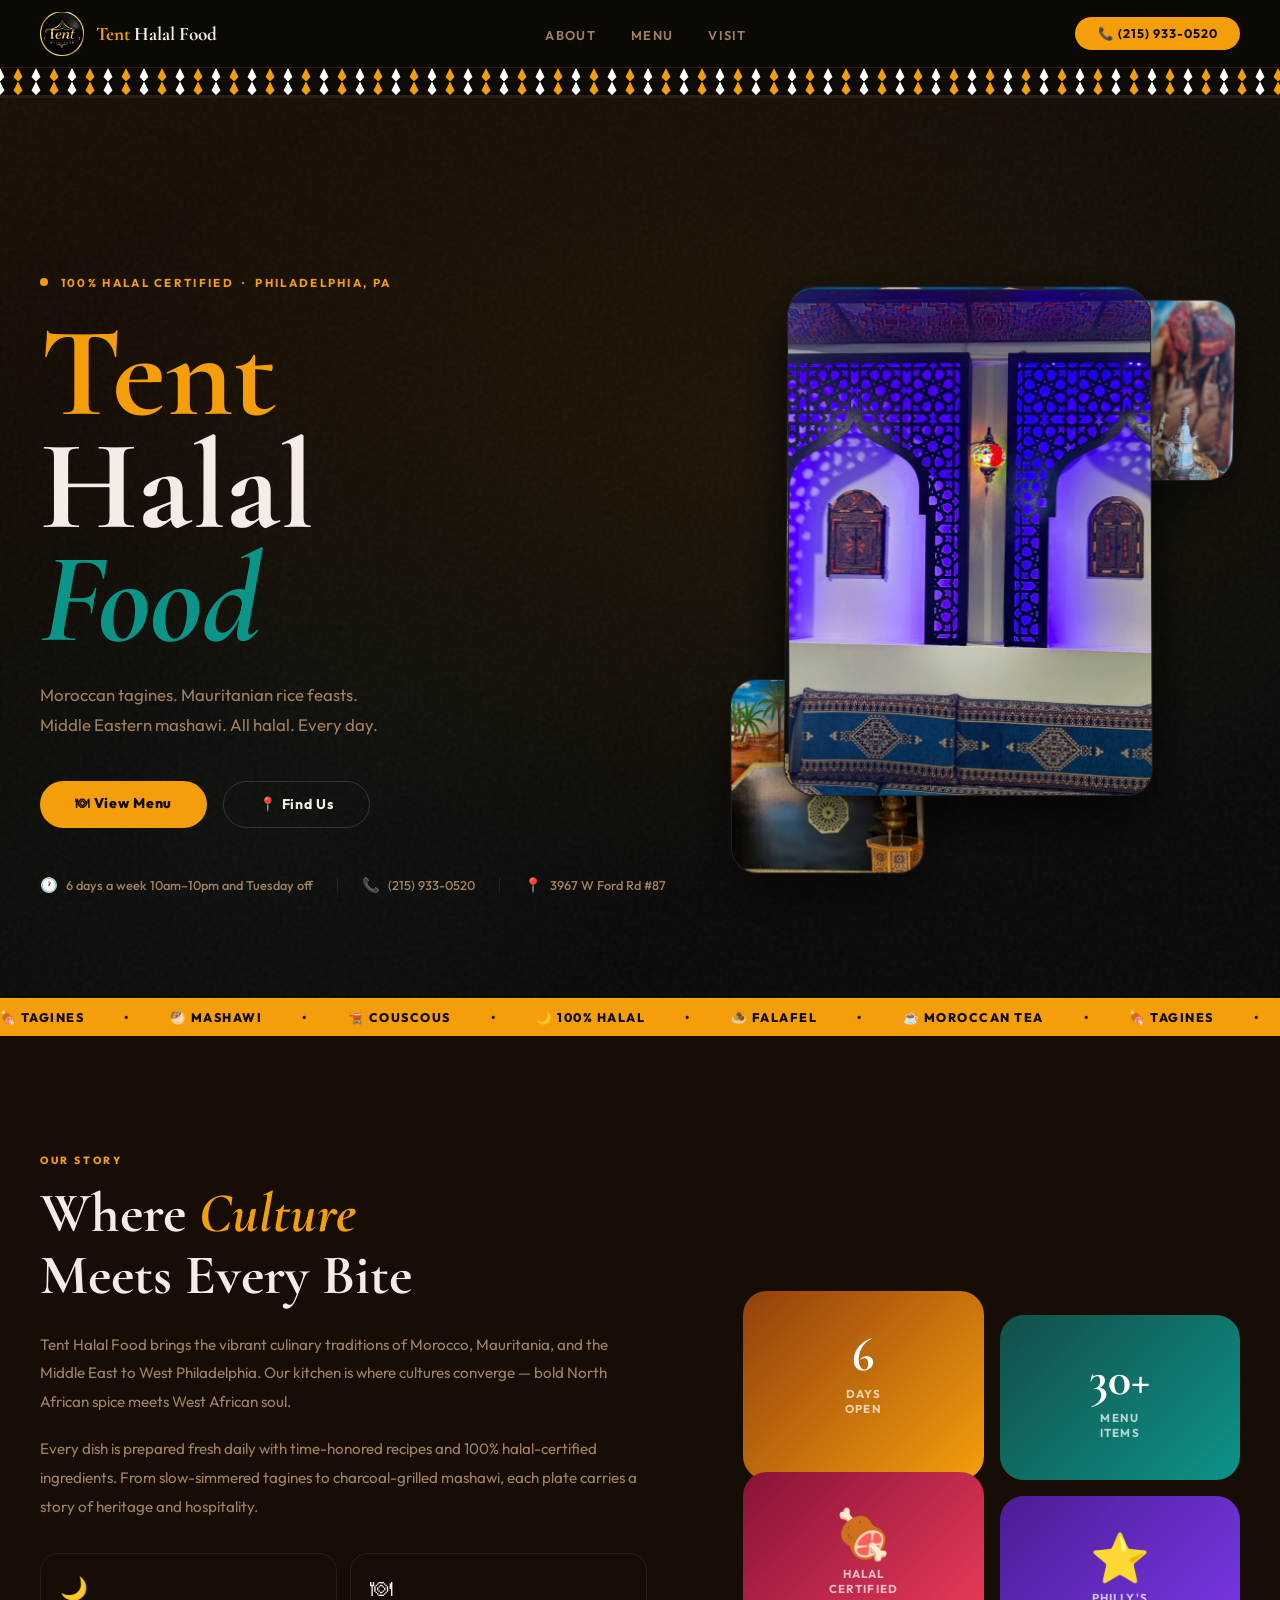
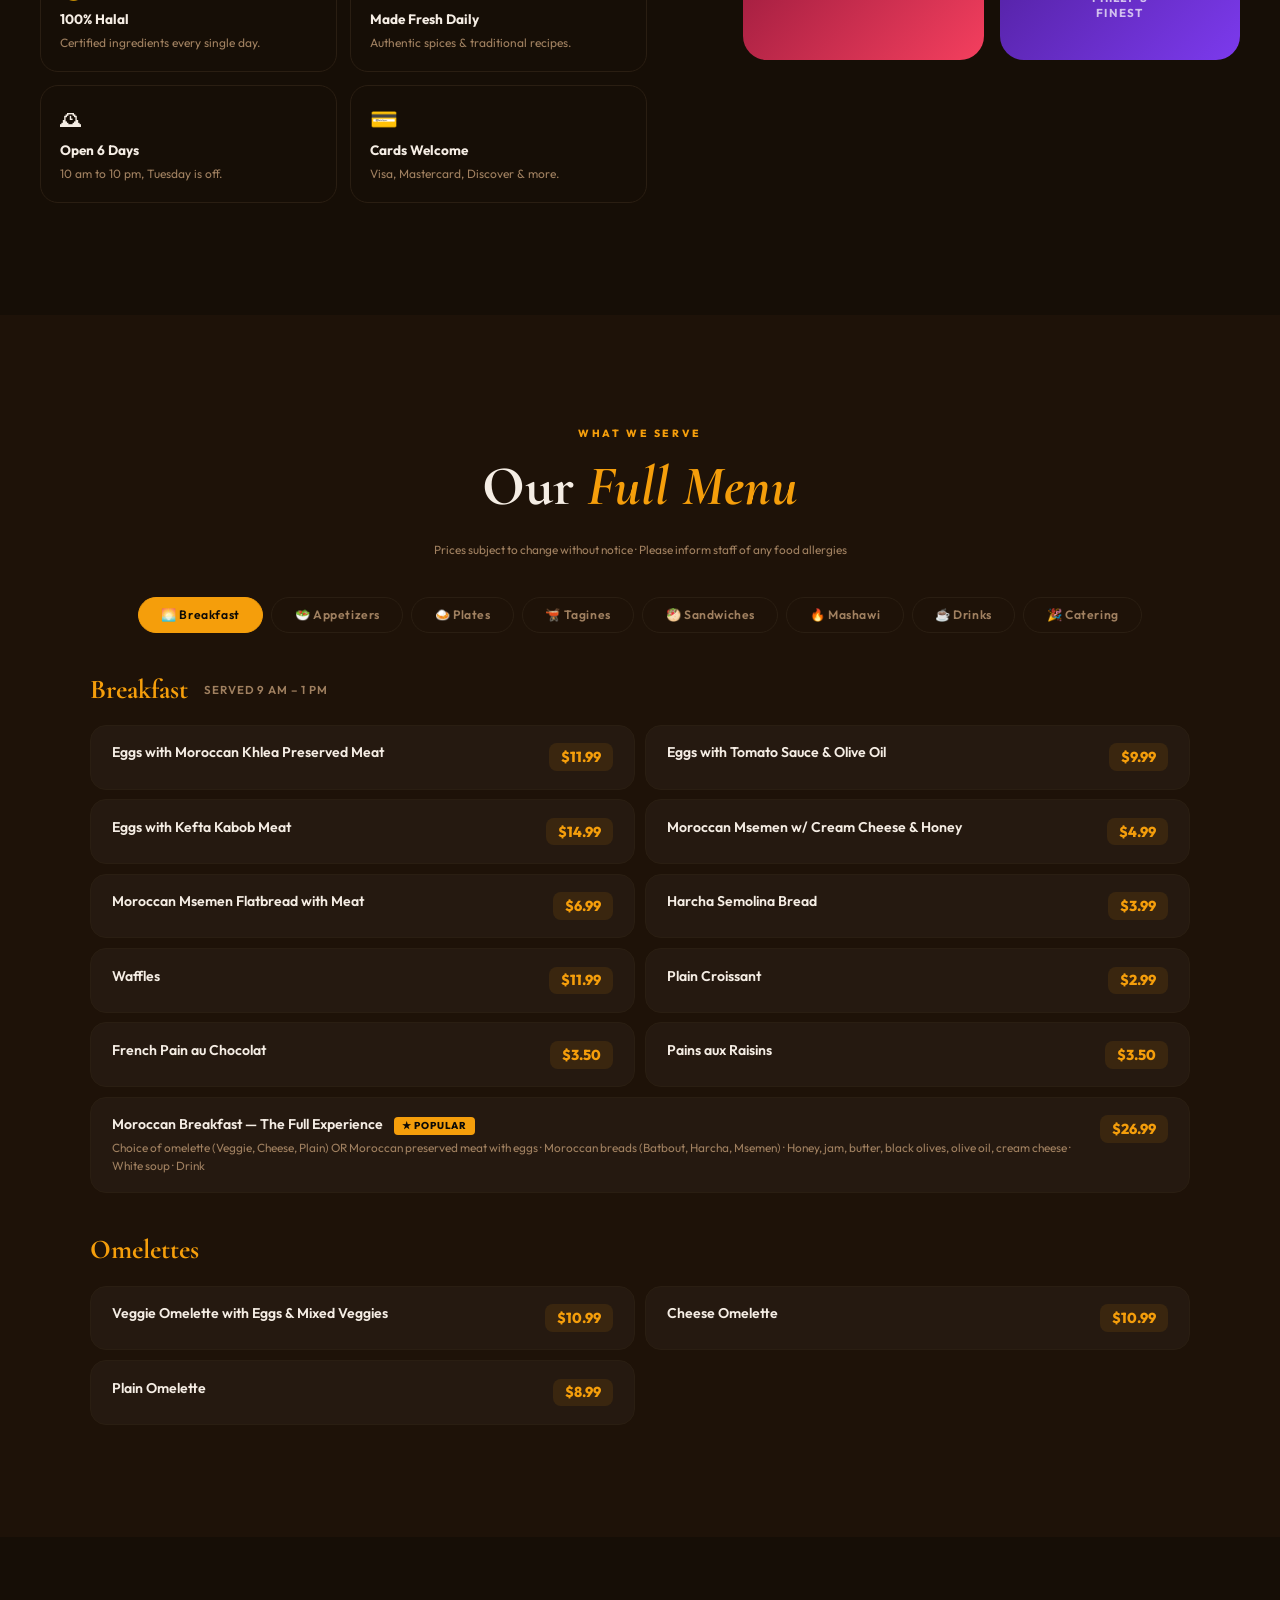
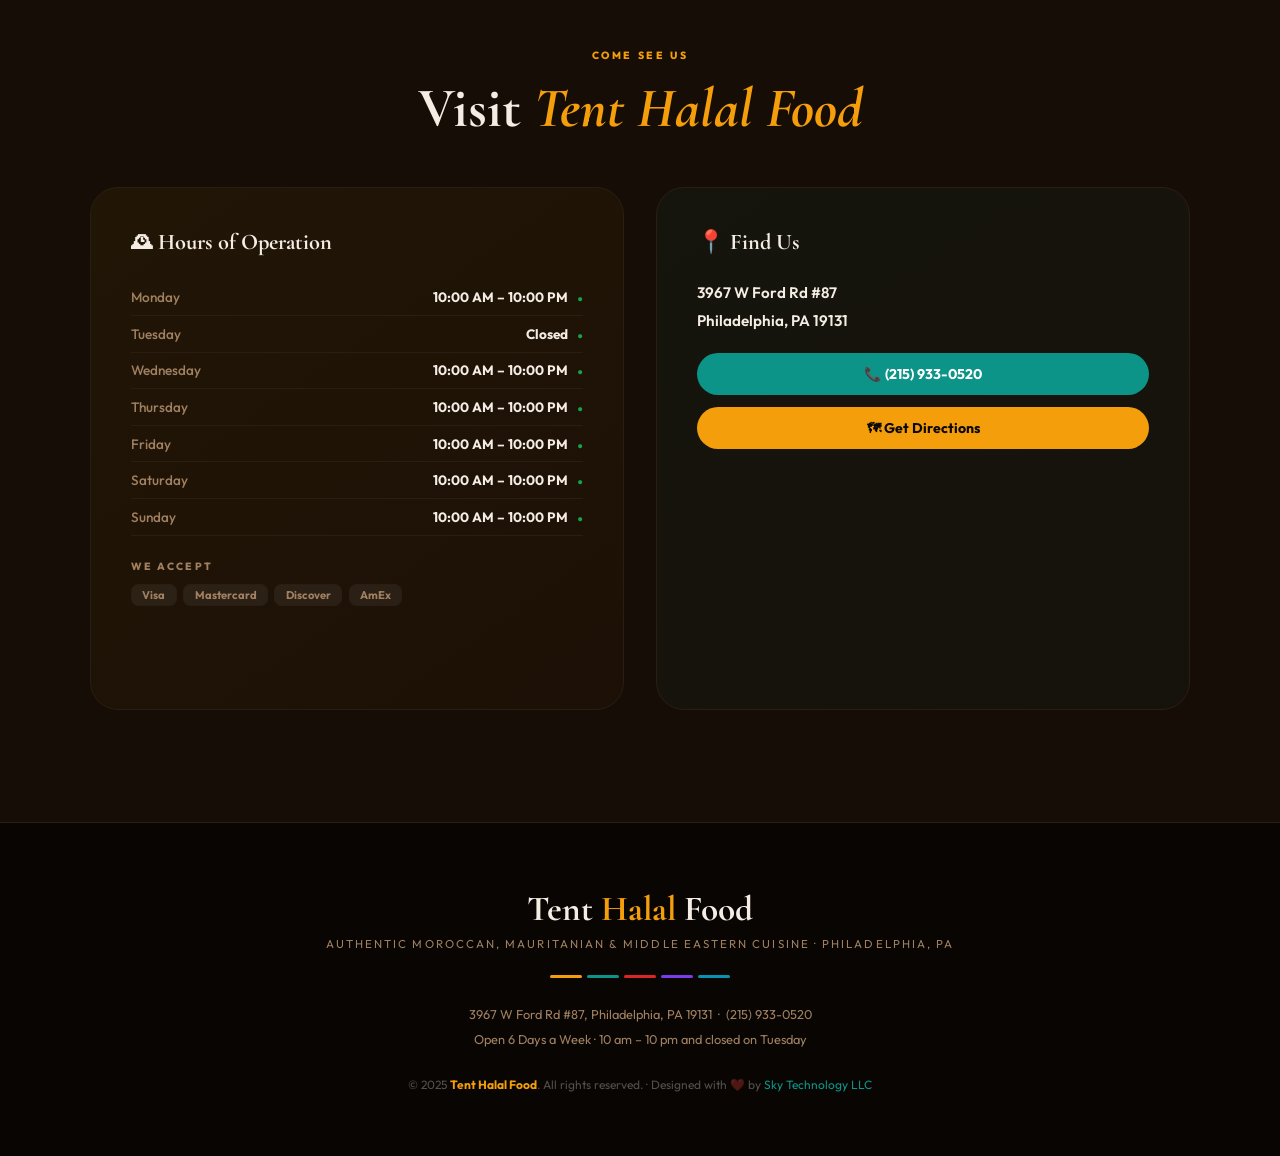
<file: index.html>
<!DOCTYPE html>
<html lang="en">
<head>
  <meta charset="UTF-8" />
  <meta name="viewport" content="width=device-width, initial-scale=1.0" />
  <title>Tent Halal Food | Authentic Moroccan & Middle Eastern Cuisine · Philadelphia</title>
  <meta name="description" content="Tent Halal Food serves authentic Moroccan, Mauritanian & Middle Eastern cuisine in Philadelphia. Tagines, mashawi, couscous, fresh halal platters daily." />
  <meta name="keywords" content="Tent Halal Food, halal food Philadelphia, Moroccan restaurant Philadelphia, Mauritanian food, halal tagine, chicken over rice Philadelphia, halal cheesesteak, gyro platter" />
  <meta name="author" content="Sky Technology LLC" />
  <meta name="robots" content="index, follow" />
  <link rel="canonical" href="https://www.tenthalalfoodpa.com/" />
  <meta property="og:type" content="website" />
  <meta property="og:title" content="Tent Halal Food | Authentic Moroccan & Middle Eastern Cuisine · Philadelphia" />
  <meta property="og:description" content="Enjoy authentic tagines, mashawi, couscous, and fresh halal platters at Tent Halal Food in Philadelphia." />
  <meta property="og:url" content="https://www.tenthalalfoodpa.com/" />
  <meta property="og:image" content="https://www.tenthalalfoodpa.com/images/logo.png" />
  <meta name="geo.region" content="US-PA" />
  <meta name="geo.placename" content="Philadelphia" />
  <link href="https://fonts.googleapis.com/css2?family=Cormorant+Garamond:ital,wght@0,600;0,700;1,400;1,600&family=Outfit:wght@300;400;500;600;700;800&display=swap" rel="stylesheet" />
  <link rel="icon" type="image/png" sizes="16x16" href="./images/favicon-16x16.png" />
  <link rel="icon" type="image/png" sizes="32x32" href="./images/favicon-32x32.png" />
  <link rel="icon" type="image/png" sizes="48x48" href="./images/favicon-48x48.png" />

<link rel="apple-touch-icon" sizes="180x180" href="./images/apple-touch-icon.png" />

<link rel="icon" type="image/png" sizes="192x192" href="./images/android-chrome-192x192.png" />
<link rel="icon" type="image/png" sizes="512x512" href="./images/android-chrome-512x512.png" />

<link rel="manifest" href="./images/site.webmanifest" />
<link rel="shortcut icon" href="./images/favicon.ico" />
  <script type="application/ld+json">
  {
    "@context": "https://schema.org",
    "@type": "Restaurant",
    "name": "Tent Halal Food",
    "url": "https://www.tenthalalfoodpa.com",
    "telephone": "+1-215-933-0520",
    "servesCuisine": ["Halal", "Moroccan", "Mauritanian", "Middle Eastern"],
    "priceRange": "$",
    "address": {
      "@type": "PostalAddress",
      "streetAddress": "3967 W Ford Rd #87",
      "addressLocality": "Philadelphia",
      "addressRegion": "PA",
      "postalCode": "19131",
      "addressCountry": "US"
    },
    "openingHours": "Mo-Su 09:00-22:00"
  }
  </script>
</head>
<body>

<!-- NAV -->
<nav id="nav">
  <div class="nav-brand">
    <img src="./images/logobg.png" class="nav-logo" alt="Tent Halal Food" />
    <div class="nav-wordmark"><span>Tent</span> Halal Food</div>
  </div>
  <ul class="nav-links">
    <li><a href="#about">About</a></li>
    <li><a href="#menu">Menu</a></li>
    <li><a href="#visit">Visit</a></li>
  </ul>
  <a href="tel:2159330520" class="nav-cta">📞 (215) 933-0520</a>
  <button class="hamburger" id="hamburger" aria-label="Menu">&#9776;</button>
</nav>
<div class="mobile-nav" id="mobileNav">
  <a href="#about" onclick="closeMobile()">About</a>
  <a href="#menu" onclick="closeMobile()">Menu</a>
  <a href="#visit" onclick="closeMobile()">Visit</a>
  <a href="tel:2159330520" class="mn-cta">📞 (215) 933-0520</a>
</div>
<div class="moroccan-border"></div>

<!-- HERO -->
<section class="hero" id="home">
  <div class="hero-bg-overlay"></div>
  <div class="hero-grain"></div>

  <!-- 3D scroll gallery -->
  <div class="hero-gallery" id="heroGallery">
    <div class="gallery-track" id="galleryTrack">
      <div class="gcard gc1"><img src="./images/2.JPG" alt="Halal Food Restaurant"></div>
      <div class="gcard gc1"><img src="./images/1.JPG" alt="best food in the area"></div>
      <div class="gcard gc3"><img src="./images/3.JPG" alt="Middle eastern food"></div>
      <div class="gcard gc4"><img src="/images/2.JPG" alt="Tant Halal Food"></div>
       </div>
  </div>

  <div class="hero-content">
    <div class="hero-eyebrow">
      <span class="dot-anim"></span>
      100% Halal Certified &nbsp;·&nbsp; Philadelphia, PA
    </div>
    <h1>
      <span class="h1-l1">Tent</span>
      <span class="h1-l2">Halal</span>
      <span class="h1-l3">Food</span>
    </h1>
    <p class="hero-sub">Moroccan tagines. Mauritanian rice feasts.<br>Middle Eastern mashawi. All halal. Every day.</p>
    <div class="hero-actions">
      <a href="#menu" class="btn-primary">🍽 View Menu</a>
      <a href="#visit" class="btn-ghost">📍 Find Us</a>
    </div>
    <div class="hero-meta">
      <div class="hm-item"><span>🕐</span> 6 days a week 10am–10pm and Tuesday off</div>
      <div class="hm-div"></div>
      <div class="hm-item"><span>📞</span> (215) 933-0520</div>
      <div class="hm-div"></div>
      <div class="hm-item"><span>📍</span> 3967 W Ford Rd #87</div>
    </div>
  </div>
</section>

<!-- MARQUEE -->
<div class="marquee-wrap">
  <div class="marquee-track">
    <span>🍖 Tagines</span><span>•</span>
    <span>🥙 Mashawi</span><span>•</span>
    <span>🫕 Couscous</span><span>•</span>
    <span>🌙 100% Halal</span><span>•</span>
    <span>🧆 Falafel</span><span>•</span>
    <span>☕ Moroccan Tea</span><span>•</span>
    <span>🍖 Tagines</span><span>•</span>
    <span>🥙 Mashawi</span><span>•</span>
    <span>🫕 Couscous</span><span>•</span>
    <span>🌙 100% Halal</span><span>•</span>
    <span>🧆 Falafel</span><span>•</span>
    <span>☕ Moroccan Tea</span><span>•</span>
  </div>
</div>

<!-- ABOUT -->
<section id="about" class="about-section">
  <div class="about-inner">
    <div class="about-text">
      <div class="tag-label">Our Story</div>
      <h2>Where <em>Culture</em><br>Meets Every Bite</h2>
      <p>Tent Halal Food brings the vibrant culinary traditions of Morocco, Mauritania, and the Middle East to West Philadelphia. Our kitchen is where cultures converge — bold North African spice meets West African soul.</p>
      <p>Every dish is prepared fresh daily with time-honored recipes and 100% halal-certified ingredients. From slow-simmered tagines to charcoal-grilled mashawi, each plate carries a story of heritage and hospitality.</p>
      <div class="pillars">
        <div class="pillar p1"><div class="p-icon">🌙</div><strong>100% Halal</strong><span>Certified ingredients every single day.</span></div>
        <div class="pillar p2"><div class="p-icon">🍽</div><strong>Made Fresh Daily</strong><span>Authentic spices & traditional recipes.</span></div>
        <div class="pillar p3"><div class="p-icon">🕰</div><strong>Open 6 Days</strong><span>10 am to 10 pm, Tuesday is off.</span></div>
        <div class="pillar p4"><div class="p-icon">💳</div><strong>Cards Welcome</strong><span>Visa, Mastercard, Discover & more.</span></div>
      </div>
    </div>
    <div class="about-stats">
      <div class="stat-card sc-amber"><div class="sc-num">6</div><div class="sc-lbl">Days<br>Open</div></div>
      <div class="stat-card sc-teal"><div class="sc-num">30+</div><div class="sc-lbl">Menu<br>Items</div></div>
      <div class="stat-card sc-rose"><div class="sc-num">🍖</div><div class="sc-lbl">Halal<br>Certified</div></div>
      <div class="stat-card sc-purple"><div class="sc-num">⭐</div><div class="sc-lbl">Philly's<br>Finest</div></div>
    </div>
  </div>
</section>

<!-- MENU -->
<section id="menu" class="menu-section">
  <div class="menu-inner">
    <div class="tag-label center">What We Serve</div>
    <h2 class="center">Our <em>Full Menu</em></h2>
    <p class="menu-disclaimer center">Prices subject to change without notice · Please inform staff of any food allergies</p>

    <div class="tabs-scroll">
      <div class="tabs" id="tabs">
        <button class="tab active" data-panel="bf">🌅 Breakfast</button>
        <button class="tab" data-panel="ap">🥗 Appetizers</button>
        <button class="tab" data-panel="pl">🍛 Plates</button>
        <button class="tab" data-panel="tg">🫕 Tagines</button>
        <button class="tab" data-panel="sw">🥙 Sandwiches</button>
        <button class="tab" data-panel="mk">🔥 Mashawi</button>
        <button class="tab" data-panel="dr">☕ Drinks</button>
        <button class="tab" data-panel="ct">🎉 Catering</button>
      </div>
    </div>

    <!-- BREAKFAST -->
    <div class="panel active" id="pan-bf">
      <div class="cat-title">Breakfast <span class="cat-note">Served 9 am – 1 pm</span></div>
      <div class="items-grid">
        <div class="mitem"><div class="mi-info"><div class="mi-name">Eggs with Moroccan Khlea Preserved Meat</div></div><div class="mi-price">$11.99</div></div>
        <div class="mitem"><div class="mi-info"><div class="mi-name">Eggs with Tomato Sauce & Olive Oil</div></div><div class="mi-price">$9.99</div></div>
        <div class="mitem"><div class="mi-info"><div class="mi-name">Eggs with Kefta Kabob Meat</div></div><div class="mi-price">$14.99</div></div>
        <div class="mitem"><div class="mi-info"><div class="mi-name">Moroccan Msemen w/ Cream Cheese & Honey</div></div><div class="mi-price">$4.99</div></div>
        <div class="mitem"><div class="mi-info"><div class="mi-name">Moroccan Msemen Flatbread with Meat</div></div><div class="mi-price">$6.99</div></div>
        <div class="mitem"><div class="mi-info"><div class="mi-name">Harcha Semolina Bread</div></div><div class="mi-price">$3.99</div></div>
        <div class="mitem"><div class="mi-info"><div class="mi-name">Waffles</div></div><div class="mi-price">$11.99</div></div>
        <div class="mitem"><div class="mi-info"><div class="mi-name">Plain Croissant</div></div><div class="mi-price">$2.99</div></div>
        <div class="mitem"><div class="mi-info"><div class="mi-name">French Pain au Chocolat</div></div><div class="mi-price">$3.50</div></div>
        <div class="mitem"><div class="mi-info"><div class="mi-name">Pains aux Raisins</div></div><div class="mi-price">$3.50</div></div>
        <div class="mitem wide"><div class="mi-info"><div class="mi-name">Moroccan Breakfast — The Full Experience <span class="badge-popular">★ Popular</span></div><div class="mi-desc">Choice of omelette (Veggie, Cheese, Plain) OR Moroccan preserved meat with eggs · Moroccan breads (Batbout, Harcha, Msemen) · Honey, jam, butter, black olives, olive oil, cream cheese · White soup · Drink</div></div><div class="mi-price">$26.99</div></div>
      </div>
      <div class="cat-title" style="margin-top:2.5rem">Omelettes</div>
      <div class="items-grid">
        <div class="mitem"><div class="mi-info"><div class="mi-name">Veggie Omelette with Eggs & Mixed Veggies</div></div><div class="mi-price">$10.99</div></div>
        <div class="mitem"><div class="mi-info"><div class="mi-name">Cheese Omelette</div></div><div class="mi-price">$10.99</div></div>
        <div class="mitem"><div class="mi-info"><div class="mi-name">Plain Omelette</div></div><div class="mi-price">$8.99</div></div>
      </div>
    </div>

    <!-- APPETIZERS -->
    <div class="panel" id="pan-ap">
      <div class="cat-title">Appetizers</div>
      <div class="items-grid">
        <div class="mitem"><div class="mi-info"><div class="mi-name">Grape Leaves Stuffed with Rice (6 pcs)</div></div><div class="mi-price">$6.99</div></div>
        <div class="mitem"><div class="mi-info"><div class="mi-name">Falafel Bites</div></div><div class="mi-price">$9.99</div></div>
        <div class="mitem wide"><div class="mi-info"><div class="mi-name">Hummus with Meat or Chicken Shawarma</div><div class="mi-desc">Made from fava & garbanzo beans mixed with coriander & spice</div></div><div class="mi-price">$14.99</div></div>
        <div class="mitem"><div class="mi-info"><div class="mi-name">Zaalouk</div><div class="mi-desc">Smoky roasted eggplants, tomatoes, garlic, olive oil & spices with pita</div></div><div class="mi-price">$8.99</div></div>
        <div class="mitem"><div class="mi-info"><div class="mi-name">Hummus Bi-Tahini</div><div class="mi-desc">Middle East spices, lemon juice, garlic w/ pita bread</div></div><div class="mi-price">$9.99</div></div>
        <div class="mitem"><div class="mi-info"><div class="mi-name">Baba Ghanouj</div><div class="mi-desc">Eggplant blended with tahini sauce, lemon juice & garlic</div></div><div class="mi-price">$7.99</div></div>
        <div class="mitem"><div class="mi-info"><div class="mi-name">Tabbouli Salad</div><div class="mi-desc">Parsley, tomatoes with yogurt, mint, garlic & olive oil</div></div><div class="mi-price">$7.99</div></div>
        <div class="mitem"><div class="mi-info"><div class="mi-name">Cucumber Yogurt</div><div class="mi-desc">Chopped cucumber with yogurt, mint, garlic & olive oil</div></div><div class="mi-price">$6.99</div></div>
        <div class="mitem"><div class="mi-info"><div class="mi-name">Kibbeh (5 pcs)</div><div class="mi-desc">Ground meat, bulgar wheat & spices</div></div><div class="mi-price">$14.99</div></div>
        <div class="mitem"><div class="mi-info"><div class="mi-name">Vegetarian Combo</div><div class="mi-desc">Hummus, baba ghanouj, falafel, tabbouli & cucumber yogurt</div></div><div class="mi-price">$19.99</div></div>
        <div class="mitem"><div class="mi-info"><div class="mi-name">Chicken Bastilla</div><div class="mi-desc">Chicken w/ almonds, parsley & onion in puff pastry, sprinkled with sugar & cinnamon</div></div><div class="mi-price">$15.99</div></div>
        <div class="mitem"><div class="mi-info"><div class="mi-name">Seafood Bastilla</div><div class="mi-desc">Spice marinated shrimp w/ vermicelli & cooked onion wrapped in puff pastry</div></div><div class="mi-price">$17.99</div></div>
        <div class="mitem"><div class="mi-info"><div class="mi-name">Garden Salad with Tuna</div></div><div class="mi-price">$10.99</div></div>
      </div>
      <div class="cat-title" style="margin-top:2.5rem">Soups</div>
      <div class="items-grid">
        <div class="mitem"><div class="mi-info"><div class="mi-name">Lentil Soup</div></div><div class="mi-price">$6.95</div></div>
        <div class="mitem"><div class="mi-info"><div class="mi-name">Harira (Moroccan Soup)</div><div class="mi-desc">Onion, lentils, ginger, stew meat, garbanzo beans, tomatoes & spices</div></div><div class="mi-price">$8.99</div></div>
      </div>
    </div>

    <!-- PLATES -->
    <div class="panel" id="pan-pl">
      <div class="cat-title">Plates</div>
      <div class="items-grid">
        <div class="mitem"><div class="mi-info"><div class="mi-name">Chicken Shawarma w/ Rice & Fries</div></div><div class="mi-price">$15.99</div></div>
        <div class="mitem"><div class="mi-info"><div class="mi-name">Beef Shawarma w/ Rice & Fries</div></div><div class="mi-price">$16.99</div></div>
        <div class="mitem"><div class="mi-info"><div class="mi-name">Beef & Chicken Shawarma w/ Rice & Fries</div></div><div class="mi-price">$17.99</div></div>
        <div class="mitem"><div class="mi-info"><div class="mi-name">Mauritanian Chicken Over Rice <span class="badge-popular">★ Popular</span></div><div class="mi-desc">Chicken over rice with mixed veggies and African spices</div></div><div class="mi-price">$20.99</div></div>
        <div class="mitem"><div class="mi-info"><div class="mi-name">Maafe Over Rice</div><div class="mi-desc">Peanut stew with peanuts and tomato sauce</div></div><div class="mi-price">$21.99</div></div>
        <div class="mitem"><div class="mi-info"><div class="mi-name">Yassa Tender Chicken Over Rice</div><div class="mi-desc">Chicken with caramelized onions, bell peppers, and citrus</div></div><div class="mi-price">$21.99</div></div>
        <div class="mitem"><div class="mi-info"><div class="mi-name">Mauritanian Fish Over Rice</div><div class="mi-desc">Fish over rice with mixed veggies and African spices</div></div><div class="mi-price">$21.99</div></div>
        <div class="mitem"><div class="mi-info"><div class="mi-name">Mauritanian Lamb Over Rice</div><div class="mi-desc">Lamb over rice with mixed veggies and African spices</div></div><div class="mi-price">$21.99</div></div>
      </div>
    </div>

    <!-- TAGINES -->
    <div class="panel" id="pan-tg">
      <div class="cat-title">Tagines & Couscous <span class="cat-note">All tagines served with bread</span></div>
      <div class="items-grid">
        <div class="mitem"><div class="mi-info"><div class="mi-name">Lamb Tangia (Burme)</div></div><div class="mi-price">$29.99</div></div>
        <div class="mitem"><div class="mi-info"><div class="mi-name">Chicken and Olives Tagine</div></div><div class="mi-price">$20.99</div></div>
        <div class="mitem"><div class="mi-info"><div class="mi-name">Lamb w/ Mixed Veggies Tagine</div></div><div class="mi-price">$23.99</div></div>
        <div class="mitem"><div class="mi-info"><div class="mi-name">Lamb w/ Prunes Tagine</div></div><div class="mi-price">$24.99</div></div>
        <div class="mitem"><div class="mi-info"><div class="mi-name">Lamb w/ Lemon & Olives Tagine</div></div><div class="mi-price">$23.99</div></div>
        <div class="mitem"><div class="mi-info"><div class="mi-name">Kefta Tagine</div></div><div class="mi-price">$22.99</div></div>
        <div class="mitem"><div class="mi-info"><div class="mi-name">Mauritanian Tagine (Leksour)</div></div><div class="mi-price">$23.99</div></div>
        <div class="mitem"><div class="mi-info"><div class="mi-name">Rfissa</div></div><div class="mi-price">$23.99</div></div>
        <div class="mitem"><div class="mi-info"><div class="mi-name">Couscous w/ Veggies and Chicken</div></div><div class="mi-price">$20.99</div></div>
        <div class="mitem"><div class="mi-info"><div class="mi-name">Couscous w/ Veggies and Lamb</div></div><div class="mi-price">$23.99</div></div>
        <div class="mitem wide"><div class="mi-info"><div class="mi-name">Mauritanian Couscous w/ Barley, Lamb & Veggies</div></div><div class="mi-price">$28.99</div></div>
      </div>
    </div>

    <!-- SANDWICHES -->
    <div class="panel" id="pan-sw">
      <div class="cat-title">Sandwiches <span class="cat-note">Served with french fries or salad</span></div>
      <div class="items-grid">
        <div class="mitem"><div class="mi-info"><div class="mi-name">Philly Cheese Steak</div></div><div class="mi-price">$11.99</div></div>
        <div class="mitem"><div class="mi-info"><div class="mi-name">Chicken Shawarma</div></div><div class="mi-price">$11.99</div></div>
        <div class="mitem"><div class="mi-info"><div class="mi-name">Beef Shawarma</div></div><div class="mi-price">$12.99</div></div>
        <div class="mitem"><div class="mi-info"><div class="mi-name">Chicken & Beef Shawarma</div></div><div class="mi-price">$14.99</div></div>
        <div class="mitem"><div class="mi-info"><div class="mi-name">Moroccan Tacos</div></div><div class="mi-price">$11.99</div></div>
        <div class="mitem"><div class="mi-info"><div class="mi-name">Cheeseburger Tacos</div><div class="mi-desc">Tortilla, chicken, beef, cheese, french fries with sauce</div></div><div class="mi-price">$12.99</div></div>
        <div class="mitem"><div class="mi-info"><div class="mi-name">Falafel</div></div><div class="mi-price">$8.99</div></div>
      </div>
    </div>

    <!-- MASHAWI -->
    <div class="panel" id="pan-mk">
      <div class="cat-title">Mashawi — Chicken <span class="cat-note">Charcoal grilled · served w/ rice, fries, veggies & sauce</span></div>
      <div class="items-grid">
        <div class="mitem"><div class="mi-info"><div class="mi-name">Whole Chicken Only</div></div><div class="mi-price">$19.99</div></div>
        <div class="mitem"><div class="mi-info"><div class="mi-name">½ Chicken</div></div><div class="mi-price">$18.99</div></div>
        <div class="mitem"><div class="mi-info"><div class="mi-name">Whole Chicken</div></div><div class="mi-price">$29.99</div></div>
      </div>
      <div class="cat-title" style="margin-top:2.5rem">Kabab Skewers <span class="cat-note">Charcoal grilled · served w/ rice, hummus, pita, cucumber & salad</span></div>
      <div class="items-grid">
        <div class="mitem"><div class="mi-info"><div class="mi-name">Mauritanian Grilled Lamb</div><div class="mi-desc">With onions, served with bread only</div></div><div class="mi-price">$25.99</div></div>
        <div class="mitem"><div class="mi-info"><div class="mi-name">2 Lamb Skewers</div></div><div class="mi-price">$23.99</div></div>
        <div class="mitem"><div class="mi-info"><div class="mi-name">2 Chicken Skewers</div></div><div class="mi-price">$21.99</div></div>
        <div class="mitem"><div class="mi-info"><div class="mi-name">2 Kefta Skewers</div></div><div class="mi-price">$21.99</div></div>
        <div class="mitem"><div class="mi-info"><div class="mi-name">Mixed 3 Skewers — Kefta, Lamb & Chicken</div></div><div class="mi-price">$28.99</div></div>
        <div class="mitem"><div class="mi-info"><div class="mi-name">3 Grilled Lamb Chops</div></div><div class="mi-price">$21.99</div></div>
        <div class="mitem wide"><div class="mi-info"><div class="mi-name">Large Family Mix — 12 Skewers Combo <span class="badge-popular">★ Best Value</span></div><div class="mi-desc">Chicken (3) / Lamb (3) / Kefta (3) / Lamb Chops (3)</div></div><div class="mi-price">$95.99</div></div>
      </div>
    </div>

    <!-- DRINKS -->
    <div class="panel" id="pan-dr">
      <div class="cat-title">Hot Drinks</div>
      <div class="items-grid">
        <div class="mitem"><div class="mi-info"><div class="mi-name">Espresso</div></div><div class="mi-price">$3.50</div></div>
        <div class="mitem"><div class="mi-info"><div class="mi-name">Americano</div></div><div class="mi-price">$2.99</div></div>
        <div class="mitem"><div class="mi-info"><div class="mi-name">Spanish Latte</div></div><div class="mi-price">$3.50</div></div>
        <div class="mitem"><div class="mi-info"><div class="mi-name">Latte</div></div><div class="mi-price">$4.00</div></div>
        <div class="mitem"><div class="mi-info"><div class="mi-name">Mocha</div></div><div class="mi-price">$4.00</div></div>
        <div class="mitem"><div class="mi-info"><div class="mi-name">Cappuccino</div></div><div class="mi-price">$3.50</div></div>
        <div class="mitem"><div class="mi-info"><div class="mi-name">Mauritanian Tea</div></div><div class="mi-price">$7.00</div></div>
        <div class="mitem"><div class="mi-info"><div class="mi-name">Moroccan Tea</div></div><div class="mi-price">$7.00</div></div>
      </div>
      <div class="cat-title" style="margin-top:2.5rem">Cold Drinks</div>
      <div class="items-grid">
        <div class="mitem"><div class="mi-info"><div class="mi-name">Mauritanian Zig</div></div><div class="mi-price">$4.00</div></div>
        <div class="mitem"><div class="mi-info"><div class="mi-name">Lemon with Mint</div></div><div class="mi-price">$4.00</div></div>
        <div class="mitem"><div class="mi-info"><div class="mi-name">Iced Spanish Latte</div></div><div class="mi-price">$4.50</div></div>
        <div class="mitem"><div class="mi-info"><div class="mi-name">Iced Caramel Latte</div></div><div class="mi-price">$4.50</div></div>
        <div class="mitem"><div class="mi-info"><div class="mi-name">Hibiscus</div></div><div class="mi-price">$4.00</div></div>
        <div class="mitem"><div class="mi-info"><div class="mi-name">Baobab</div></div><div class="mi-price">$4.00</div></div>
        <div class="mitem"><div class="mi-info"><div class="mi-name">Matcha</div></div><div class="mi-price">$4.50</div></div>
        <div class="mitem"><div class="mi-info"><div class="mi-name">Milkshake</div><div class="mi-desc">Mango, Banana, or Strawberry</div></div><div class="mi-price">$7.99</div></div>
      </div>
      <div class="cat-title" style="margin-top:2.5rem">Desserts</div>
      <div class="items-grid">
        <div class="mitem"><div class="mi-info"><div class="mi-name">Basboussa</div></div><div class="mi-price">$3.99</div></div>
        <div class="mitem"><div class="mi-info"><div class="mi-name">Baklava (2 pcs)</div></div><div class="mi-price">$4.99</div></div>
        <div class="mitem"><div class="mi-info"><div class="mi-name">Moroccan Mix Sweets (3 pcs)</div></div><div class="mi-price">$4.99</div></div>
        <div class="mitem"><div class="mi-info"><div class="mi-name">Mille-Feuille</div></div><div class="mi-price">$7.99</div></div>
        <div class="mitem"><div class="mi-info"><div class="mi-name">Tiramisu</div></div><div class="mi-price">$7.99</div></div>
      </div>
    </div>

    <!-- CATERING -->
    <div class="panel" id="pan-ct">
      <div class="cat-title">Half Trays</div>
      <div class="items-grid">
        <div class="mitem"><div class="mi-info"><div class="mi-name">Falafel (40 pcs)</div></div><div class="mi-price">$25.99</div></div>
        <div class="mitem"><div class="mi-info"><div class="mi-name">Hummus</div></div><div class="mi-price">$39.99</div></div>
        <div class="mitem"><div class="mi-info"><div class="mi-name">Baba Ghanouj</div></div><div class="mi-price">$39.99</div></div>
        <div class="mitem"><div class="mi-info"><div class="mi-name">Grape Leaves (50 pcs)</div></div><div class="mi-price">$49.99</div></div>
        <div class="mitem"><div class="mi-info"><div class="mi-name">Tabbouli Salad</div></div><div class="mi-price">$34.99</div></div>
        <div class="mitem"><div class="mi-info"><div class="mi-name">Cucumber Yogurt</div></div><div class="mi-price">$34.99</div></div>
        <div class="mitem"><div class="mi-info"><div class="mi-name">Kibbeh (20 pcs)</div></div><div class="mi-price">$59.99</div></div>
        <div class="mitem"><div class="mi-info"><div class="mi-name">Basmati Rice</div></div><div class="mi-price">$24.99</div></div>
        <div class="mitem"><div class="mi-info"><div class="mi-name">Chicken Shawarma</div></div><div class="mi-price">$49.99</div></div>
        <div class="mitem"><div class="mi-info"><div class="mi-name">Beef Shawarma</div></div><div class="mi-price">$59.99</div></div>
        <div class="mitem"><div class="mi-info"><div class="mi-name">Mixed Shawarma</div></div><div class="mi-price">$64.99</div></div>
      </div>
      <div class="catering-note">
        <strong>All Shawarma Trays Include:</strong> Basmati Rice · Salad · Sauce
      </div>

      <div class="cat-title" style="margin-top:2.5rem">Mixed Grill Trays</div>
      <div class="items-grid">
        <div class="mitem wide"><div class="mi-info"><div class="mi-name">Small Mix Kabab <span class="cat-note">Serves 3–4 People</span></div><div class="mi-desc">2 Chicken Kebab Skewers · 2 Kufta Kebab Skewers · 2 Lamb Shish Kebab Skewers · 2 Lamb Chops</div></div><div class="mi-price">$54.99</div></div>
        <div class="mitem wide"><div class="mi-info"><div class="mi-name">Medium Mixed Grill <span class="cat-note">Serves 6–8 People</span></div><div class="mi-desc">4 Chicken Kebab Skewers · 3 Lamb Shish Kebab Skewers · 3 Kufta Kebab Skewers · 3 Lamb Chops</div></div><div class="mi-price">$89.99</div></div>
        <div class="mitem wide"><div class="mi-info"><div class="mi-name">Large Mixed Grill <span class="cat-note">Serves 10–12 People</span></div><div class="mi-desc">8 Chicken Kebab Skewers · 6 Lamb Shish Kebab Skewers · 6 Kufta Kebab Skewers · 6 Lamb Chops</div></div><div class="mi-price">$149.99</div></div>
      </div>
      <div class="catering-note">
        <strong>All Kebab Trays Include:</strong> Basmati Rice · Grilled Peppers · Grilled Tomatoes · Sauce
      </div>

      <div class="cat-title" style="margin-top:2.5rem">Grilled Chicken Trays</div>
      <div class="items-grid">
        <div class="mitem wide"><div class="mi-info"><div class="mi-name">Family Chicken Tray</div><div class="mi-desc">3 Whole Grilled Chickens · Basmati Rice · Salad · Sauce</div></div><div class="mi-price">$69.99</div></div>
        <div class="mitem wide"><div class="mi-info"><div class="mi-name">Large Family Chicken Tray</div><div class="mi-desc">6 Whole Grilled Chickens · Basmati Rice · Salad · Sauce</div></div><div class="mi-price">$134.99</div></div>
      </div>

      <div class="cat-title" style="margin-top:2.5rem">Tent Special Mixed Grill</div>
      <div class="items-grid">
        <div class="mitem wide"><div class="mi-info"><div class="mi-name">Tent Special Mixed Grill <span class="cat-note">Serves 8–10 People</span> <span class="badge-popular">★ Best Value</span></div><div class="mi-desc">1 Whole Grilled Chicken · 3 Kufta Kebab Skewers · 3 Chicken Kebab Skewers · 3 Lamb Shish Kebab Skewers · 3 Lamb Chops</div></div><div class="mi-price">$169.99</div></div>
      </div>
      <div class="catering-note">
        <strong>Served With:</strong> Basmati Rice · Salad · Sauce · Grilled Tomatoes · Grilled Peppers
      </div>
    </div>
  </div>
</section>

<!-- VISIT -->
<section id="visit" class="visit-section">
  <div class="visit-inner">
    <div class="tag-label center">Come See Us</div>
    <h2 class="center">Visit <em>Tent Halal Food</em></h2>
    <div class="visit-grid">
      <div class="vcard v-hours">
        <div class="vc-title">🕰 Hours of Operation</div>
        <div class="hours-list">
          <div class="hrow"><span>Monday</span><span>10:00 AM – 10:00 PM <em class="open">●</em></span></div>
          <div class="hrow"><span>Tuesday</span><span>Closed <em class="open">●</em></span></div>
          <div class="hrow"><span>Wednesday</span><span>10:00 AM – 10:00 PM <em class="open">●</em></span></div>
          <div class="hrow"><span>Thursday</span><span>10:00 AM – 10:00 PM <em class="open">●</em></span></div>
          <div class="hrow"><span>Friday</span><span>10:00 AM – 10:00 PM <em class="open">●</em></span></div>
          <div class="hrow"><span>Saturday</span><span>10:00 AM – 10:00 PM <em class="open">●</em></span></div>
          <div class="hrow"><span>Sunday</span><span>10:00 AM – 10:00 PM <em class="open">●</em></span></div>
        </div>
        <div class="cards-accept">
          <div class="ca-label">We Accept</div>
          <div class="chips"><span>Visa</span><span>Mastercard</span><span>Discover</span><span>AmEx</span></div>
        </div>
      </div>
      <div class="vcard v-map">
        <div class="vc-title">📍 Find Us</div>
        <div class="map-addr">3967 W Ford Rd #87<br>Philadelphia, PA 19131</div>
        <a href="tel:2159330520" class="btn-call">📞 (215) 933-0520</a>
        <a href="https://maps.app.goo.gl/gGxEjyZkZW8dBZBv6" target="_blank" class="btn-dir">🗺 Get Directions</a>
        <iframe
          src="https://www.google.com/maps/embed?pb=!1m18!1m12!1m3!1d6112.769307777833!2d-75.21171412342365!3d39.999854771509725!2m3!1f0!2f0!3f0!3m2!1i1024!2i768!4f13.1!3m3!1m2!1s0x89c6c7661439b04b%3A0xfe998444c8bbd2af!2sTent%20Halal%20Food!5e0!3m2!1sen!2sus!4v1778243014610!5m2!1sen!2sus"
          allowfullscreen loading="lazy" class="map-embed"
          referrerpolicy="no-referrer-when-downgrade">
        </iframe>
      </div>
    </div>
  </div>
</section>

<!-- FOOTER -->
<footer>
  <div class="foot-inner">
    <div class="foot-logo">Tent <span>Halal</span> Food</div>
    <div class="foot-tagline">Authentic Moroccan, Mauritanian & Middle Eastern Cuisine · Philadelphia, PA</div>
    <div class="foot-divider">
      <span style="background:#F59E0B"></span>
      <span style="background:#0D9488"></span>
      <span style="background:#DC2626"></span>
      <span style="background:#7C3AED"></span>
      <span style="background:#0891B2"></span>
    </div>
    <div class="foot-info">
      3967 W Ford Rd #87, Philadelphia, PA 19131 &nbsp;·&nbsp; (215) 933-0520<br>
      Open 6 Days a Week · 10 am – 10 pm and closed on Tuesday
    </div>
    <div class="foot-copy">
      © 2025 <strong>Tent Halal Food</strong>. All rights reserved. · Designed with ❤️ by
      <a href="https://skytechnologyllc.com/" target="_blank">Sky Technology LLC</a>
    </div>
  </div>
</footer>

<style>
*,*::before,*::after{margin:0;padding:0;box-sizing:border-box;}
html{scroll-behavior:smooth;font-size:16px;}
body{font-family:'Outfit',sans-serif;background:#0D0A06;color:#F5EDE4;overflow-x:hidden;}

:root{
  --amber:#F59E0B;
  --orange:#EA580C;
  --red:#DC2626;
  --rose:#F43F5E;
  --teal:#0D9488;
  --cyan:#0891B2;
  --green:#16A34A;
  --purple:#7C3AED;
  --cream:#FFF9F2;
  --sand:#FEF3C7;
  --dark:#0D0A06;
  --dark2:#160E06;
  --dark3:#1E1208;
  --text-main:#F5EDE4;
  --text-muted:#A08060;
  --border:#2A1E12;
}

/* NAV */
#nav{
  position:fixed;top:0;left:0;right:0;z-index:1000;
  display:flex;align-items:center;justify-content:space-between;
  padding:0 2.5rem;height:68px;
  background:rgba(13,10,6,0.92);
  backdrop-filter:blur(18px);
  border-bottom:1px solid var(--border);
  transition:all .3s;
}
#nav.scrolled{background:rgba(13,10,6,0.98);box-shadow:0 4px 32px rgba(0,0,0,.6);}
.nav-brand{display:flex;align-items:center;gap:.75rem;}
.nav-logo{width:44px;height:44px;object-fit:cover;border-radius:12px;}
.nav-wordmark{font-family:'Cormorant Garamond',serif;font-size:1.2rem;font-weight:700;color:#F5EDE4;}
.nav-wordmark span{color:var(--amber);}
.nav-links{display:flex;gap:2.2rem;list-style:none;}
.nav-links a{font-size:.8rem;font-weight:600;letter-spacing:.1em;text-transform:uppercase;text-decoration:none;color:var(--text-muted);transition:color .2s;}
.nav-links a:hover{color:var(--amber);}
.nav-cta{background:var(--amber);color:#0D0A06;font-weight:700;font-size:.78rem;letter-spacing:.08em;text-decoration:none;padding:.55rem 1.4rem;border-radius:100px;transition:all .25s;}
.nav-cta:hover{background:#fff;transform:translateY(-2px);}
.hamburger{display:none;background:none;border:none;color:var(--amber);font-size:1.4rem;cursor:pointer;}
.mobile-nav{display:none;position:fixed;top:68px;left:0;right:0;z-index:999;background:#0D0A06;border-bottom:1px solid var(--border);flex-direction:column;gap:0;padding:1rem 0;}
.mobile-nav a{padding:.9rem 2rem;font-size:.9rem;font-weight:600;text-decoration:none;color:var(--text-muted);border-bottom:1px solid var(--border);}
.mobile-nav a:hover{color:var(--amber);}
.mobile-nav .mn-cta{color:var(--amber);}
.mobile-nav.open{display:flex;}

/* MOROCCAN BORDER */
.moroccan-border {
width: 100%;
width: 100%;
width: 100%;
  height: 30px; /* Height of the border strip */
  margin-top: 68px; /* Alignment with fixed navbar height */
  background-color: transparent; /* No background color */
  
  /* SVG with Gold (#F59E0B) and White (#FFFFFF) spindles */
  background-image: url("data:image/svg+xml,%3Csvg xmlns='http://www.w3.org/2000/svg' width='40' height='30' viewBox='0 0 40 30'%3E%3Cpath d='M20 0 L25 10 L20 15 L15 10 Z M20 15 L25 25 L20 30 L15 25 Z' fill='%23F59E0B'/%3E%3Cpath d='M0 0 L5 10 L0 15 L-5 10 Z M0 15 L5 25 L0 30 L-5 25 Z' fill='%23FFFFFF'/%3E%3Cpath d='M40 0 L45 10 L40 15 L35 10 Z M40 15 L45 25 L40 30 L35 25 Z' fill='%23FFFFFF'/%3E%3C/svg%3E");
  
  background-repeat: repeat-x;
  background-size: auto 100%;
  
  /* Solid brown line under the pattern */
  border-bottom: 3px solid #2A1E12; 
  
  position: relative;
  z-index: 997;
}

/* HERO */
.hero{
  min-height:100vh;
  background:linear-gradient(160deg,#1A0E03 0%,#0D0A06 50%,#0A0A0A 100%);
  position:relative;overflow:hidden;
  display:flex;align-items:center;
  padding-top:68px;
}
.hero-bg-overlay{
  position:absolute;inset:0;
  background:radial-gradient(ellipse 80% 70% at 60% 40%,rgba(245,158,11,.07) 0%,transparent 70%),
             radial-gradient(ellipse 50% 60% at 20% 80%,rgba(13,148,136,.05) 0%,transparent 60%);
}
.hero-grain{
  position:absolute;inset:0;opacity:.04;
  background-image:url("data:image/svg+xml,%3Csvg viewBox='0 0 200 200' xmlns='http://www.w3.org/2000/svg'%3E%3Cfilter id='n'%3E%3CfeTurbulence type='fractalNoise' baseFrequency='0.9' numOctaves='4' stitchTiles='stitch'/%3E%3C/filter%3E%3Crect width='100%25' height='100%25' filter='url(%23n)'/%3E%3C/svg%3E");
}

/* 3D GALLERY */
/* 3D GALLERY */
.hero-gallery{
  position:absolute;
  right:3%;
  top:50%;
  transform:translateY(-50%);
  width:42%;
  height:650px;
}

.gallery-track{
  position:relative;
  width:100%;
  height:100%;
}

.gcard{
  position:absolute;
  overflow:hidden;
  border-radius:26px;
  background:#111;
  border:1px solid rgba(255,255,255,.08);
  box-shadow:
    0 20px 50px rgba(0,0,0,.45),
    0 4px 12px rgba(0,0,0,.2);
  transition:.35s ease;
}

.gcard img{
  width:100%;
  height:100%;
  object-fit:cover;
  display:block;
}

.gcard:hover{
  transform:translateY(-6px) scale(1.02);
  box-shadow:
    0 30px 70px rgba(0,0,0,.55),
    0 10px 20px rgba(0,0,0,.25);
}

/* Main big image */
.gc1{
  width:68%;
  height:78%;
  left:16%;
  top:10%;
  z-index:4;
}

/* Top card */
.gc2{
  width:34%;
  height:30%;
  top:0;
  left:0;
  z-index:5;
  transform:rotate(-8deg);
}

/* Right card */
.gc3{
  width:32%;
  height:28%;
  right:0;
  top:12%;
  z-index:3;
  transform:rotate(8deg);
}

/* Bottom card */
.gc4{
  width:36%;
  height:30%;
  bottom:0;
  left:5%;
  z-index:2;
  transform:rotate(-6deg);
}

/* Mobile */
@media(max-width:991px){
  .hero-gallery{
    position:relative;
    width:100%;
    height:500px;
    right:auto;
    top:auto;
    transform:none;
    margin-top:50px;
  }
}


.hero-content{
  position:relative;z-index:10;
  padding:5rem 2.5rem;
  max-width:1300px;margin:0 auto;width:100%;
}
.hero-eyebrow{
  display:inline-flex;align-items:center;gap:.8rem;
  font-size:.72rem;font-weight:700;letter-spacing:.2em;text-transform:uppercase;
  color:var(--amber);margin-bottom:1.8rem;
}
.dot-anim{
  width:8px;height:8px;border-radius:50%;background:var(--amber);
  animation:pulse 2s infinite;
}
@keyframes pulse{0%,100%{opacity:1;transform:scale(1);}50%{opacity:.4;transform:scale(.8);}}

h1{
  font-family:'Cormorant Garamond',serif;
  font-size:clamp(4rem,10vw,9rem);
  line-height:.88;font-weight:700;
  margin-bottom:1.5rem;
}
.h1-l1{display:block;color:var(--amber);}
.h1-l2{display:block;color:var(--text-main);}
.h1-l3{display:block;color:var(--teal);font-style:italic;}

.hero-sub{
  font-size:1.05rem;color:var(--text-muted);line-height:1.8;
  max-width:420px;margin-bottom:2.5rem;
}
.hero-actions{display:flex;gap:1rem;flex-wrap:wrap;margin-bottom:3rem;}
.btn-primary{
  background:var(--amber);color:#0D0A06;
  font-weight:800;font-size:.88rem;letter-spacing:.05em;
  text-decoration:none;padding:.85rem 2.2rem;border-radius:100px;
  transition:all .25s;
}
.btn-primary:hover{background:#fff;transform:translateY(-3px);box-shadow:0 12px 32px rgba(245,158,11,.4);}
.btn-ghost{
  background:transparent;color:var(--text-main);
  font-weight:700;font-size:.88rem;letter-spacing:.05em;
  text-decoration:none;padding:.85rem 2.2rem;border-radius:100px;
  border:1.5px solid rgba(255,255,255,.15);
  transition:all .25s;
}
.btn-ghost:hover{border-color:var(--amber);color:var(--amber);transform:translateY(-3px);}

.hero-meta{display:flex;align-items:center;gap:1.5rem;flex-wrap:wrap;}
.hm-item{font-size:.8rem;color:var(--text-muted);font-weight:500;display:flex;align-items:center;gap:.5rem;}
.hm-item span{font-size:.9rem;}
.hm-div{width:1px;height:16px;background:var(--border);}

/* MARQUEE */
.marquee-wrap{
  background:var(--amber);padding:.7rem 0;overflow:hidden;
  border-top:1px solid rgba(255,255,255,.1);
}
.marquee-track{
  display:flex;gap:2.5rem;align-items:center;
  white-space:nowrap;
  animation:marquee 25s linear infinite;
}
.marquee-track span{font-size:.78rem;font-weight:800;letter-spacing:.12em;text-transform:uppercase;color:#0D0A06;}
@keyframes marquee{from{transform:translateX(0);}to{transform:translateX(-50%);}}

/* ABOUT */
.about-section{background:var(--dark2);padding:7rem 2.5rem;}
.about-inner{max-width:1200px;margin:0 auto;display:grid;grid-template-columns:1.1fr .9fr;gap:6rem;align-items:center;}
.tag-label{
  display:inline-block;font-size:.65rem;font-weight:800;letter-spacing:.25em;
  text-transform:uppercase;color:var(--amber);margin-bottom:1rem;
}
.tag-label.center{display:block;text-align:center;}
h2{font-family:'Cormorant Garamond',serif;font-size:clamp(2.2rem,5vw,3.5rem);font-weight:700;line-height:1.1;color:var(--text-main);margin-bottom:1.5rem;}
h2 em{font-style:italic;color:var(--amber);}
h2.center{text-align:center;}
.about-text p{font-size:.95rem;line-height:1.9;color:var(--text-muted);margin-bottom:1.1rem;}
.pillars{display:grid;grid-template-columns:1fr 1fr;gap:.8rem;margin-top:2rem;}
.pillar{
  padding:1.2rem;border-radius:18px;
  border:1px solid var(--border);
  transition:border-color .25s,transform .25s;
}
.pillar:hover{border-color:var(--amber);transform:translateY(-3px);}
.p-icon{font-size:1.4rem;margin-bottom:.5rem;}
.pillar strong{display:block;font-size:.85rem;font-weight:700;color:var(--text-main);margin-bottom:.2rem;}
.pillar span{font-size:.75rem;color:var(--text-muted);line-height:1.4;}
.about-stats{display:grid;grid-template-columns:1fr 1fr;gap:1rem;}
.stat-card{
  border-radius:24px;padding:2.5rem 1.5rem;text-align:center;
  transition:transform .3s;
}
.stat-card:hover{transform:scale(1.04) rotate(-1deg);}
.sc-amber{background:linear-gradient(135deg,#92400E,#F59E0B);}
.sc-teal{background:linear-gradient(135deg,#134E4A,#0D9488);margin-top:1.5rem;}
.sc-rose{background:linear-gradient(135deg,#881337,#F43F5E);margin-top:-1.5rem;}
.sc-purple{background:linear-gradient(135deg,#4C1D95,#7C3AED);}
.sc-num{font-family:'Cormorant Garamond',serif;font-size:3rem;font-weight:700;line-height:1;color:#fff;}
.sc-lbl{font-size:.72rem;font-weight:700;letter-spacing:.1em;text-transform:uppercase;color:rgba(255,255,255,.7);margin-top:.4rem;}

/* MENU */
.menu-section{background:var(--dark3);padding:7rem 2.5rem;}
.menu-inner{max-width:1100px;margin:0 auto;}
.menu-disclaimer{font-size:.74rem;color:var(--text-muted);margin:.5rem 0 2.5rem;text-align:center;}
.tabs-scroll{overflow-x:auto;margin-bottom:2.5rem;scrollbar-width:none;}
.tabs-scroll::-webkit-scrollbar{display:none;}
.tabs{display:flex;gap:.5rem;white-space:nowrap;justify-content:center;}
.tab{
  background:transparent;border:1px solid var(--border);color:var(--text-muted);
  font-family:'Outfit',sans-serif;font-weight:600;font-size:.76rem;letter-spacing:.05em;
  padding:.6rem 1.4rem;border-radius:100px;cursor:pointer;transition:all .22s;
  white-space:nowrap;
}
.tab:hover{border-color:var(--amber);color:var(--amber);}
.tab.active{background:var(--amber);border-color:var(--amber);color:#0D0A06;}
.panel{display:none;animation:fadeUp .35s ease;}
.panel.active{display:block;}
@keyframes fadeUp{from{opacity:0;transform:translateY(12px);}to{opacity:1;transform:translateY(0);}}
.cat-title{
  font-family:'Cormorant Garamond',serif;font-size:1.7rem;font-weight:700;
  color:var(--amber);margin:2rem 0 1.2rem;display:flex;align-items:center;gap:1rem;flex-wrap:wrap;
}
.cat-note{font-family:'Outfit',sans-serif;font-size:.72rem;font-weight:600;letter-spacing:.08em;color:var(--text-muted);text-transform:uppercase;}
.items-grid{display:grid;grid-template-columns:1fr 1fr;gap:.6rem;}
.mitem{
  background:rgba(255,255,255,.03);
  border:1px solid var(--border);
  border-radius:16px;padding:1.1rem 1.3rem;
  display:flex;justify-content:space-between;align-items:flex-start;gap:1rem;
  transition:all .22s;
  position:relative;overflow:hidden;
}
.mitem::before{
  content:'';position:absolute;left:0;top:0;bottom:0;width:3px;
  background:var(--amber);opacity:0;transition:opacity .22s;
}
.mitem:hover{background:rgba(245,158,11,.05);border-color:rgba(245,158,11,.3);transform:translateY(-2px);}
.mitem:hover::before{opacity:1;}
.mitem.wide{grid-column:1/-1;}
.mi-name{font-weight:600;font-size:.88rem;color:var(--text-main);line-height:1.35;}
.mi-desc{font-size:.74rem;color:var(--text-muted);margin-top:.3rem;line-height:1.5;}
.mi-price{
  font-weight:800;font-size:.9rem;color:var(--amber);
  white-space:nowrap;flex-shrink:0;
  background:rgba(245,158,11,.1);
  padding:.3rem .75rem;border-radius:8px;
}
.badge-popular{
  display:inline-block;font-size:.62rem;font-weight:800;letter-spacing:.08em;text-transform:uppercase;
  background:var(--amber);color:#0D0A06;padding:.12rem .5rem;border-radius:4px;margin-left:.5rem;vertical-align:middle;
}
.catering-note{
  margin-top:1rem;padding:.9rem 1.3rem;border-radius:14px;
  border:1px dashed rgba(245,158,11,.4);background:rgba(245,158,11,.05);
  font-size:.78rem;color:var(--text-muted);
}
.catering-note strong{color:var(--amber);font-weight:700;}

/* VISIT */
.visit-section{background:var(--dark2);padding:7rem 2.5rem;}
.visit-inner{max-width:1100px;margin:0 auto;}
.visit-grid{display:grid;grid-template-columns:1fr 1fr;gap:2rem;margin-top:3rem;}
.vcard{
  border-radius:28px;padding:2.5rem;
  border:1px solid var(--border);
  background:rgba(255,255,255,.02);
}
.v-hours{background:linear-gradient(145deg,rgba(245,158,11,.05),rgba(234,88,12,.03));}
.v-map{background:linear-gradient(145deg,rgba(13,148,136,.05),rgba(8,145,178,.03));}
.vc-title{font-family:'Cormorant Garamond',serif;font-size:1.4rem;font-weight:700;color:var(--text-main);margin-bottom:1.5rem;}
.hours-list{display:flex;flex-direction:column;gap:0;}
.hrow{display:flex;justify-content:space-between;align-items:center;padding:.55rem 0;border-bottom:1px solid var(--border);font-size:.85rem;}
.hrow span:first-child{color:var(--text-muted);font-weight:500;}
.hrow span:last-child{color:var(--text-main);font-weight:700;}
.open{color:var(--green);font-style:normal;font-size:.6rem;margin-left:.4rem;}
.cards-accept{margin-top:1.5rem;}
.ca-label{font-size:.65rem;font-weight:800;letter-spacing:.2em;text-transform:uppercase;color:var(--text-muted);margin-bottom:.7rem;}
.chips{display:flex;flex-wrap:wrap;gap:.4rem;}
.chips span{background:rgba(255,255,255,.06);border:1px solid var(--border);color:var(--text-muted);font-size:.7rem;font-weight:700;padding:.2rem .65rem;border-radius:7px;}
.map-addr{font-size:.95rem;font-weight:600;color:var(--text-main);line-height:1.8;margin-bottom:1.2rem;}
.btn-call{
  display:flex;align-items:center;justify-content:center;gap:.5rem;
  background:var(--teal);color:#fff;font-weight:700;font-size:.88rem;
  text-decoration:none;padding:.75rem 1.5rem;border-radius:100px;
  margin-bottom:.7rem;transition:all .25s;
}
.btn-call:hover{background:#fff;color:var(--teal);transform:translateY(-2px);}
.btn-dir{
  display:block;text-align:center;
  background:var(--amber);color:#0D0A06;font-weight:700;font-size:.88rem;
  text-decoration:none;padding:.75rem 1.5rem;border-radius:100px;
  margin-bottom:1rem;transition:all .25s;
}
.btn-dir:hover{background:#fff;transform:translateY(-2px);}
.map-embed{width:100%;height:200px;border:none;border-radius:18px;filter:saturate(1.1) brightness(.9);}

/* FOOTER */
footer{background:#080503;padding:4rem 2rem;border-top:1px solid var(--border);}
.foot-inner{max-width:1000px;margin:0 auto;text-align:center;}
.foot-logo{font-family:'Cormorant Garamond',serif;font-size:2.2rem;font-weight:700;color:var(--text-main);margin-bottom:.4rem;}
.foot-logo span{color:var(--amber);}
.foot-tagline{font-size:.72rem;letter-spacing:.18em;text-transform:uppercase;color:var(--text-muted);margin-bottom:1.5rem;}
.foot-divider{display:flex;justify-content:center;gap:.3rem;margin-bottom:1.5rem;}
.foot-divider span{height:3px;width:32px;border-radius:2px;display:block;}
.foot-info{font-size:.8rem;color:var(--text-muted);line-height:2;}
.foot-copy{margin-top:1.5rem;font-size:.75rem;color:rgba(255,255,255,.3);}
.foot-copy strong{color:var(--amber);}
.foot-copy a{color:var(--teal);text-decoration:none;}
.foot-copy a:hover{color:#fff;}

/* RESPONSIVE */
@media(max-width:900px){
  .hero-gallery{display:none;}
  .about-inner{grid-template-columns:1fr;gap:3rem;}
  .about-stats{grid-template-columns:repeat(4,1fr);}
  .sc-teal,.sc-rose{margin-top:0;}
  .items-grid{grid-template-columns:1fr;}
  .mitem.wide{grid-column:1;}
  .visit-grid{grid-template-columns:1fr;}
  .pillars{grid-template-columns:1fr 1fr;}
  #nav .nav-links,#nav .nav-cta{display:none;}
  .hamburger{display:block;}
  h1{font-size:clamp(3.5rem,14vw,6rem);}
}
@media(max-width:480px){
  .about-stats{grid-template-columns:1fr 1fr;}
  .pillars{grid-template-columns:1fr;}
  .hero-meta{flex-direction:column;align-items:flex-start;gap:.8rem;}
  .hm-div{display:none;}
  .tabs{justify-content:flex-start;}
}
</style>

<script>
// Nav scroll effect
window.addEventListener('scroll',()=>{
  document.getElementById('nav').classList.toggle('scrolled',window.scrollY>50);
});

// Hamburger menu
document.getElementById('hamburger').addEventListener('click',()=>{
  document.getElementById('mobileNav').classList.toggle('open');
});
function closeMobile(){document.getElementById('mobileNav').classList.remove('open');}

// Tab switching
document.querySelectorAll('.tab').forEach(btn=>{
  btn.addEventListener('click',()=>{
    document.querySelectorAll('.tab').forEach(b=>b.classList.remove('active'));
    document.querySelectorAll('.panel').forEach(p=>p.classList.remove('active'));
    btn.classList.add('active');
    document.getElementById('pan-'+btn.dataset.panel).classList.add('active');
  });
});

// 3D scroll-driven gallery
(function(){
  const track = document.getElementById('galleryTrack');
  if(!track) return;
  let tilt = 0;
  window.addEventListener('scroll',()=>{
    const sy = window.scrollY;
    const vy = window.innerHeight;
    const pct = Math.min(sy/(vy*0.8),1);
    // Cards spread out and rotate as you scroll
    tilt = pct * 15;
    const cards = document.querySelectorAll('.gcard');
    cards.forEach((c,i)=>{
      const spread = pct * (i%2===0?1:-1) * 20;
      const lift = pct * (i%2===0?-1:1) * 15;
      const baseRot = [-10,-6,-14,-4][i];
      const baseX = [3,-2,5,-4][i];
      c.style.transform = `
        rotateY(${baseRot - tilt*0.5}deg)
        rotateX(${baseX + lift*0.3}deg)
        translateZ(${40 - i*10 + pct*20}px)
        translateY(${lift}px)
        translateX(${spread*0.5}px)
      `;
      c.style.boxShadow = `0 ${24+pct*20}px ${60+pct*40}px rgba(0,0,0,${0.5+pct*0.3})`;
    });
  });
})();
</script>

</body>
</html>
</file>
